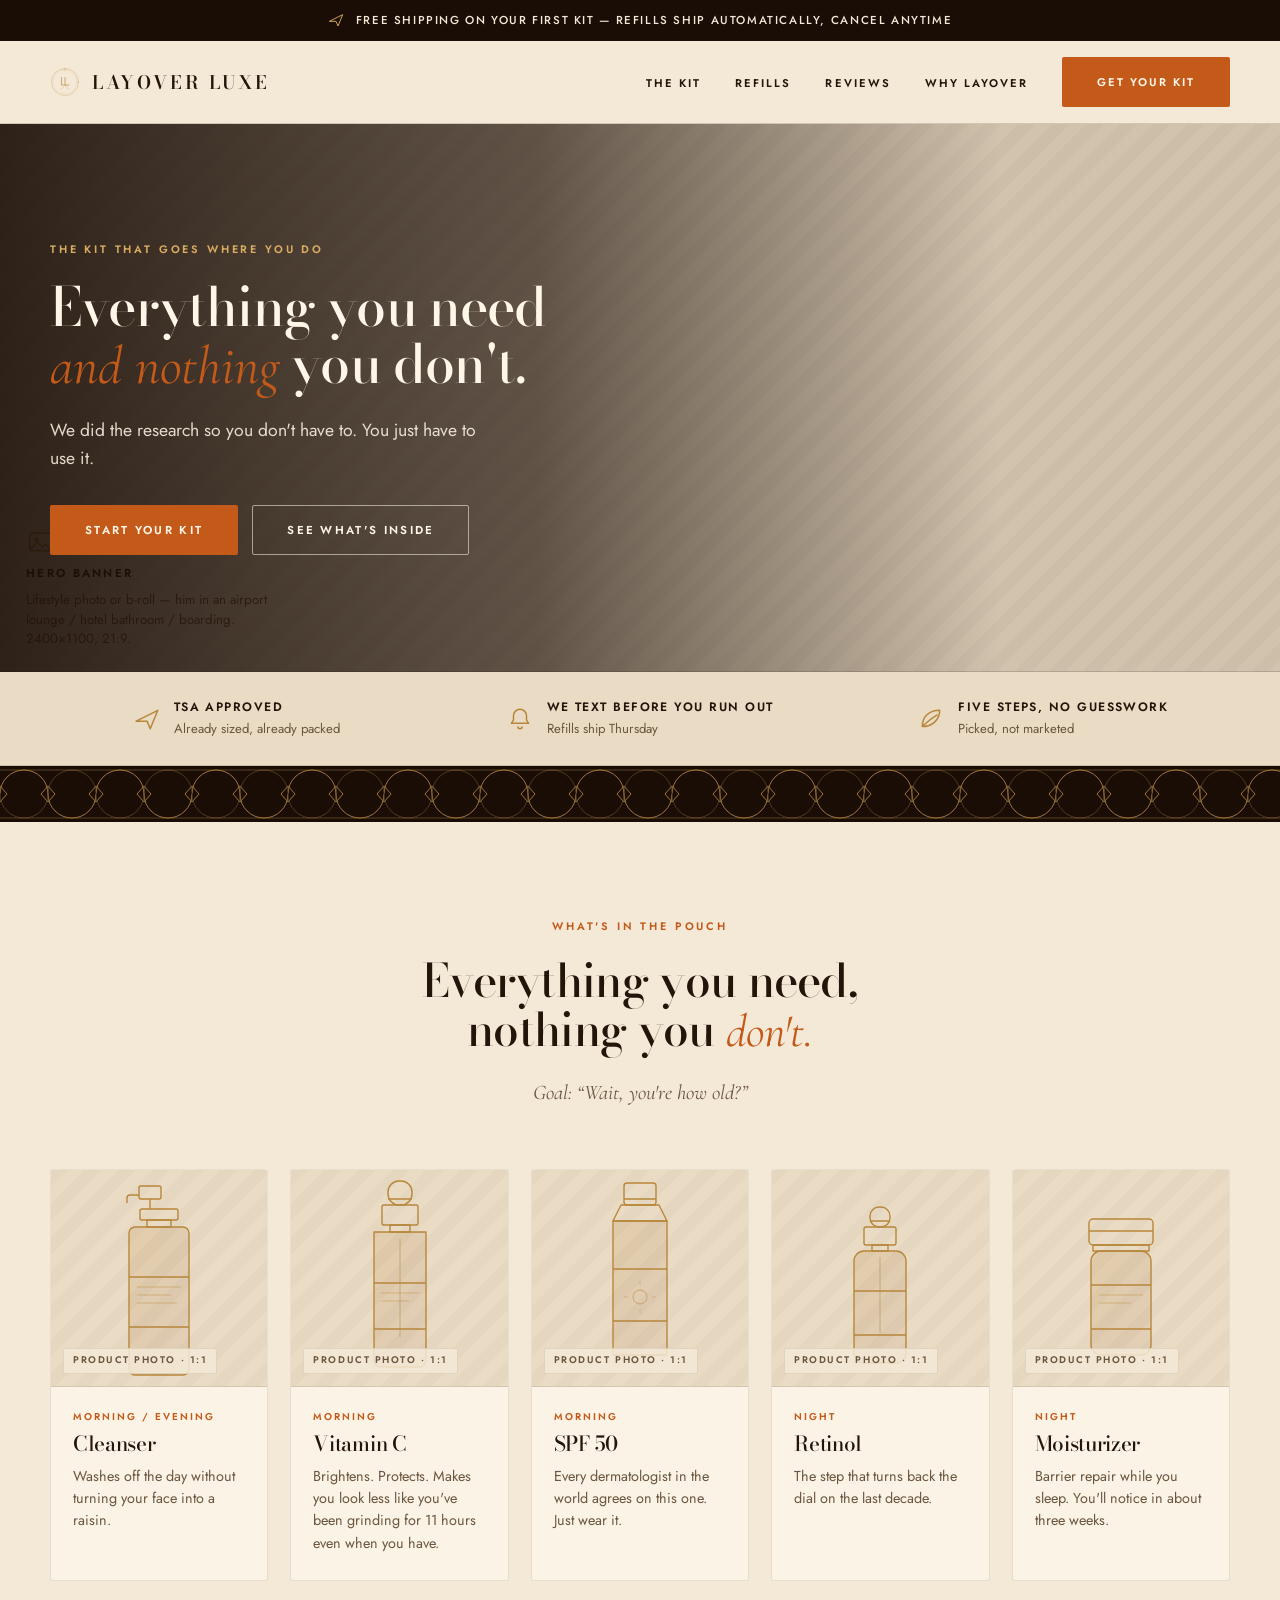
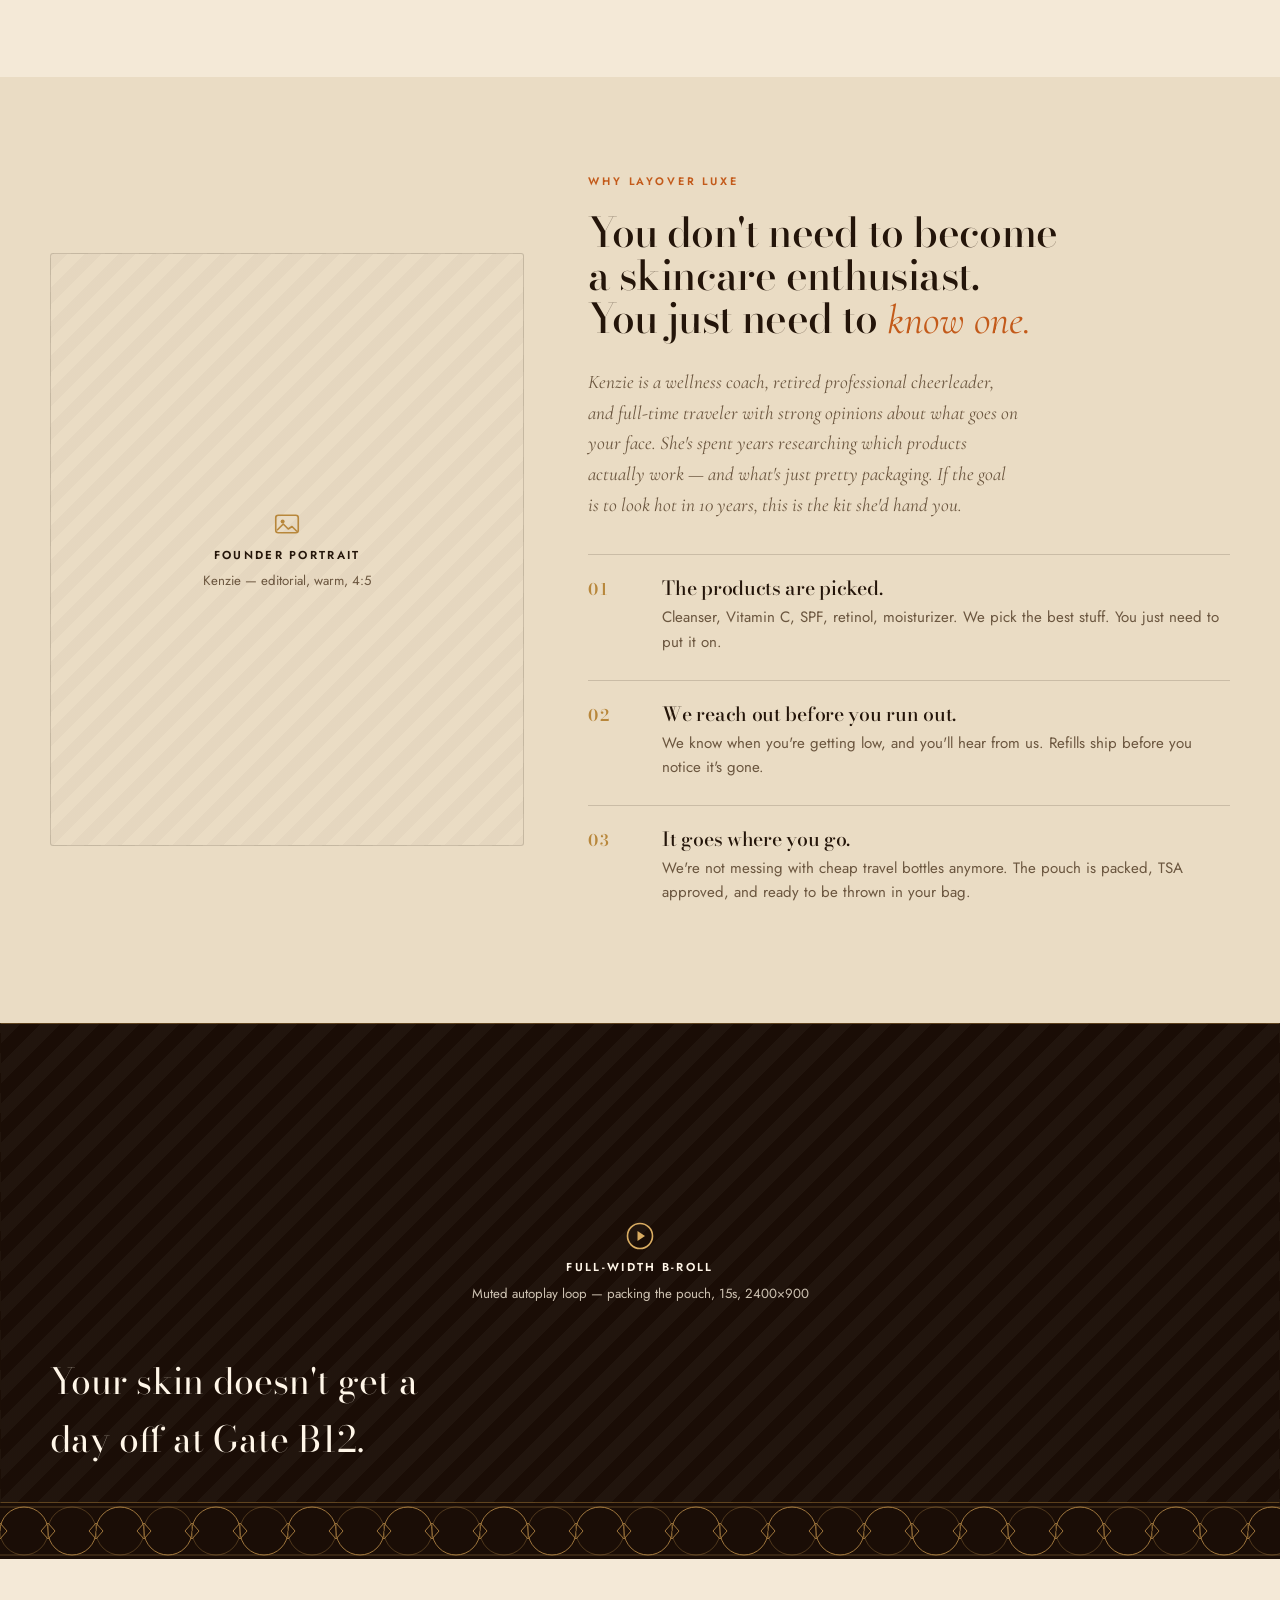
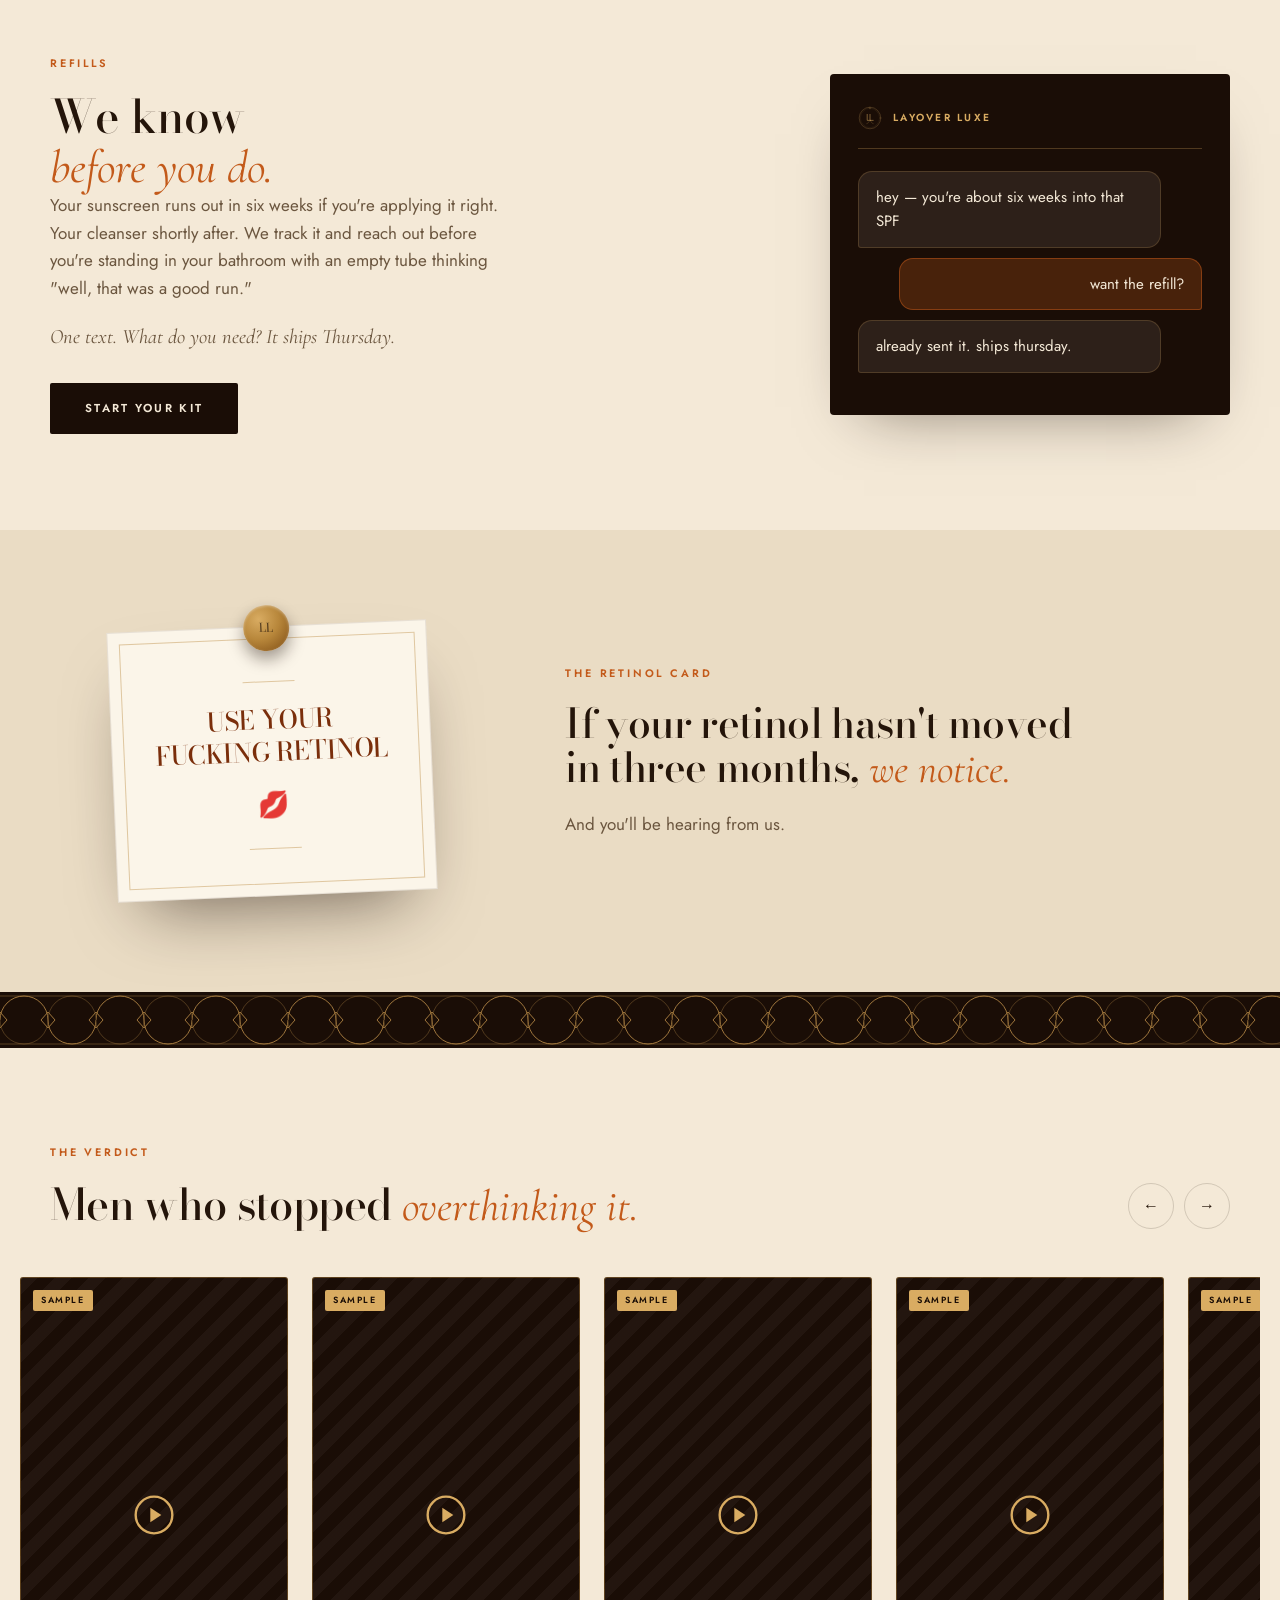
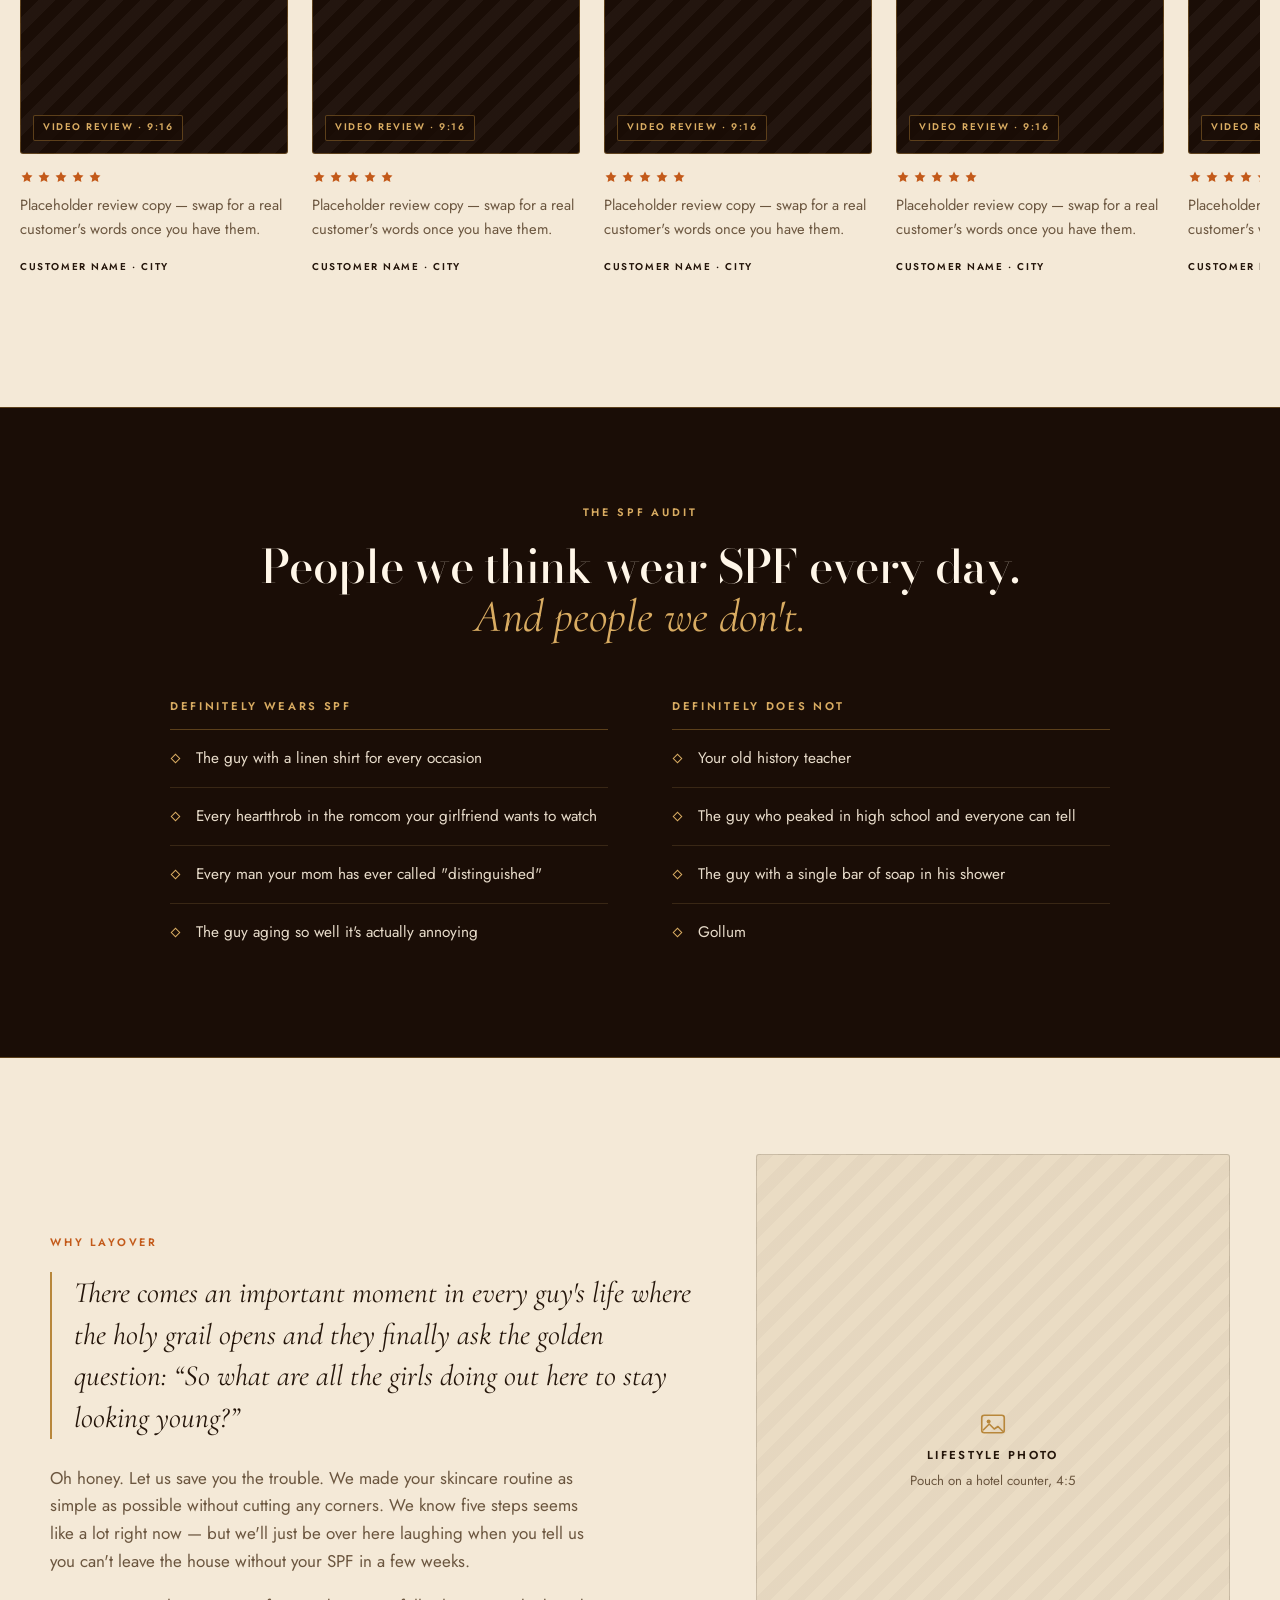
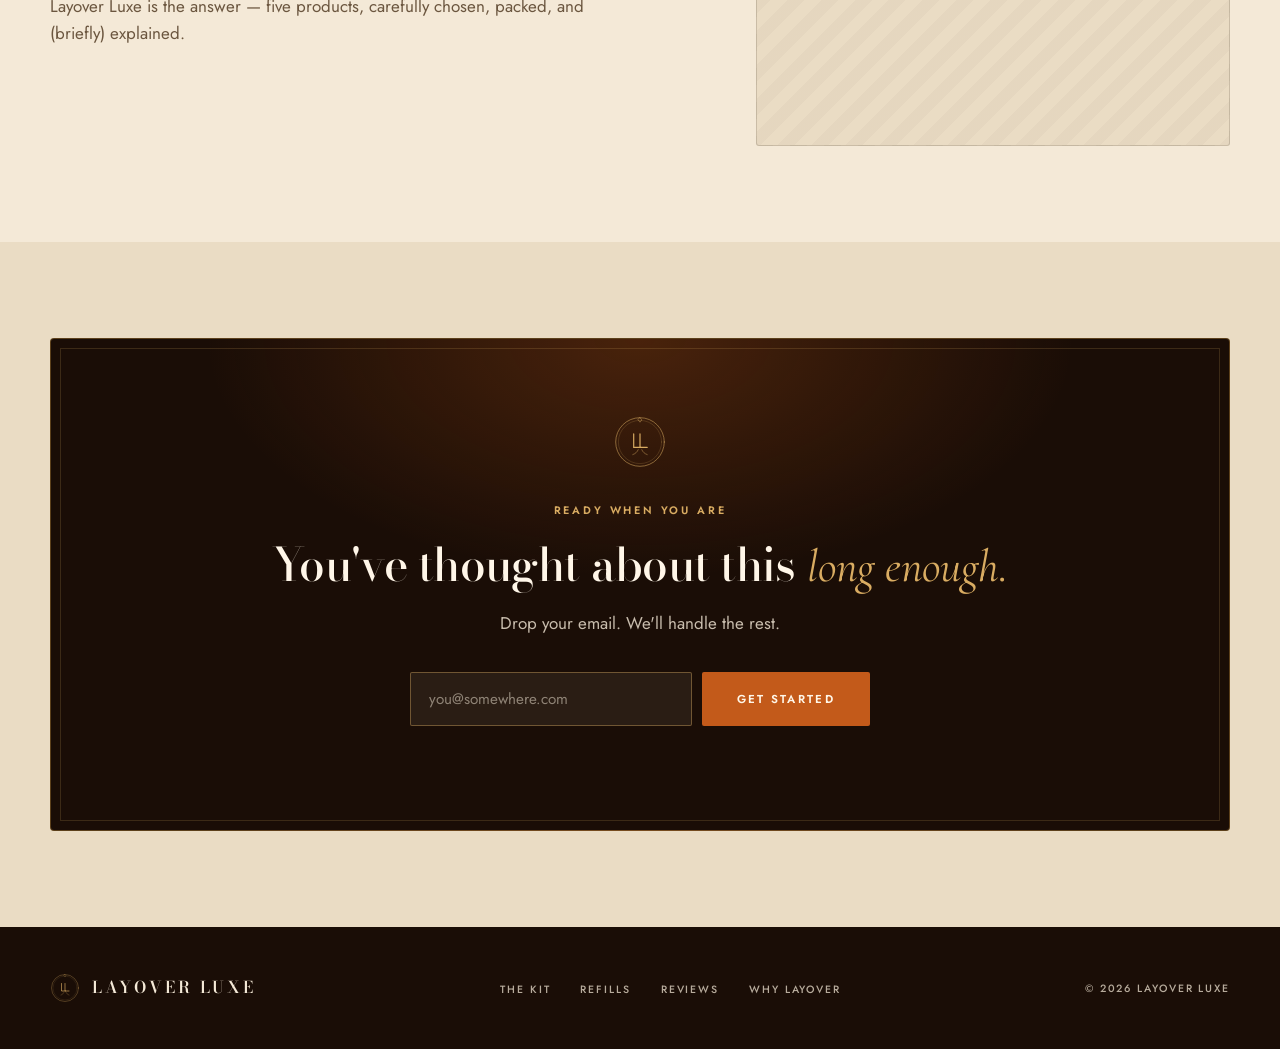
<file: index.html>
<!DOCTYPE html>
<html lang="en">
<head>
  <meta charset="UTF-8">
  <meta name="viewport" content="width=device-width, initial-scale=1.0">
  <title>Layover Luxe — The Kit That Goes Where You Do</title>
  <meta name="description" content="Five travel-size skincare essentials for men over 30, picked by someone who already did the research. Layover Luxe reminds you before you run out, and packs before you do.">
  <link rel="preconnect" href="https://fonts.googleapis.com">
  <link rel="preconnect" href="https://fonts.gstatic.com" crossorigin>
  <link href="https://fonts.googleapis.com/css2?family=Bodoni+Moda:ital,opsz,wght@0,6..96,400;0,6..96,500;0,6..96,600;1,6..96,400&family=Cormorant+Garamond:ital,wght@1,300;1,400&family=Jost:wght@300;400;500;600&display=swap" rel="stylesheet">
  <link rel="stylesheet" href="styles.css">
</head>
<body>

  <!-- ================= sprite ================= -->
  <svg class="sprite" aria-hidden="true" focusable="false">
    <defs>
      <!-- repeating deco band: scalloped arcs + lozenges -->
      <pattern id="deco" width="96" height="56" patternUnits="userSpaceOnUse">
        <rect width="96" height="56" fill="#1A0D06"/>
        <g fill="none" stroke="#C9974C" stroke-width="1" opacity="0.75">
          <path d="M0 28 a24 24 0 0 1 48 0 a24 24 0 0 0 48 0"/>
          <path d="M0 28 a24 24 0 0 0 48 0 a24 24 0 0 1 48 0" opacity="0.4"/>
          <path d="M48 20 l7 8 l-7 8 l-7 -8 z"/>
          <path d="M0 20 l7 8 l-7 8 l-7 -8 z"/>
          <path d="M96 20 l7 8 l-7 8 l-7 -8 z"/>
        </g>
        <g stroke="#C9974C" stroke-width="0.8" opacity="0.45">
          <path d="M0 4 h96 M0 52 h96"/>
        </g>
      </pattern>

      <linearGradient id="glass" x1="0" y1="0" x2="1" y2="1">
        <stop offset="0%" stop-color="#C9974C" stop-opacity="0.2"/>
        <stop offset="100%" stop-color="#7A2E0B" stop-opacity="0.06"/>
      </linearGradient>
    </defs>

    <symbol id="v-cleanser" viewBox="0 0 120 210">
      <g fill="none" stroke="currentColor" stroke-width="1.4" stroke-linejoin="round">
        <path d="M40 22 h-9 a3 3 0 0 0 -3 3 v5"/>
        <rect x="40" y="13" width="22" height="13" rx="2"/>
        <path d="M51 26 v10"/><rect x="41" y="36" width="38" height="11" rx="2"/>
        <rect x="48" y="47" width="24" height="7"/>
        <rect x="30" y="54" width="60" height="148" rx="6" fill="url(#glass)"/>
        <path d="M30 104 h60 M30 154 h60"/>
        <path d="M38 114 h44 M38 122 h34 M38 130 h40" stroke-width="0.8" opacity="0.55"/>
      </g>
    </symbol>
    <symbol id="v-vitc" viewBox="0 0 120 210">
      <g fill="none" stroke="currentColor" stroke-width="1.4" stroke-linejoin="round">
        <rect x="48" y="8" width="24" height="24" rx="11"/><path d="M48 26 h24"/>
        <rect x="42" y="32" width="36" height="20" rx="2"/><rect x="50" y="52" width="20" height="7"/>
        <path d="M34 59 h52 v128 a7 7 0 0 1 -7 7 h-38 a7 7 0 0 1 -7 -7 z" fill="url(#glass)"/>
        <path d="M34 110 h52 M34 156 h52"/>
        <path d="M60 66 v98" stroke-width="0.9" opacity="0.6"/>
        <path d="M41 120 h38 M41 128 h28" stroke-width="0.8" opacity="0.55"/>
      </g>
    </symbol>
    <symbol id="v-spf" viewBox="0 0 120 210">
      <g fill="none" stroke="currentColor" stroke-width="1.4" stroke-linejoin="round">
        <rect x="44" y="10" width="32" height="22" rx="3"/><path d="M44 26 h32"/>
        <path d="M41 32 h38 l8 16 h-54 z"/>
        <path d="M33 48 h54 v134 h-54 z" fill="url(#glass)"/>
        <path d="M33 96 h54 M33 148 h54 M33 182 h54"/>
        <circle cx="60" cy="124" r="7" stroke-width="0.9" opacity="0.65"/>
        <g stroke-width="0.7" opacity="0.55"><path d="M60 112 v-4 M60 136 v4 M48 124 h-4 M72 124 h4"/></g>
      </g>
    </symbol>
    <symbol id="v-retinol" viewBox="0 0 120 210">
      <g fill="none" stroke="currentColor" stroke-width="1.4" stroke-linejoin="round">
        <rect x="50" y="34" width="20" height="20" rx="9"/><path d="M50 48 h20"/>
        <rect x="44" y="54" width="32" height="18" rx="2"/><rect x="52" y="72" width="16" height="6"/>
        <rect x="34" y="78" width="52" height="112" rx="10" fill="url(#glass)"/>
        <path d="M34 118 h52 M34 162 h52"/>
        <path d="M60 84 v76" stroke-width="0.9" opacity="0.6"/>
      </g>
    </symbol>
    <symbol id="v-moisturizer" viewBox="0 0 120 210">
      <g fill="none" stroke="currentColor" stroke-width="1.4" stroke-linejoin="round">
        <rect x="28" y="46" width="64" height="26" rx="4"/><path d="M28 58 h64"/>
        <rect x="32" y="72" width="56" height="6"/>
        <rect x="30" y="78" width="60" height="104" rx="10" fill="url(#glass)"/>
        <path d="M30 112 h60 M30 156 h60"/>
        <path d="M38 122 h44 M38 130 h32" stroke-width="0.8" opacity="0.55"/>
      </g>
    </symbol>

    <symbol id="crest" viewBox="0 0 120 120">
      <g fill="none" stroke="currentColor" stroke-linecap="round">
        <circle cx="60" cy="60" r="54" stroke-width="1.2"/>
        <circle cx="60" cy="60" r="48" stroke-width="0.7" opacity="0.6"/>
        <path d="M60 6 l4 5 l-4 5 l-4 -5 z" stroke-width="1"/>
        <path d="M46 42 v30 h16" stroke-width="2.6"/>
        <path d="M60 42 v30 h16" stroke-width="2.6"/>
        <path d="M44 88 c6 -2 10 -6 12 -11 M76 88 c-6 -2 -10 -6 -12 -11" stroke-width="1"/>
      </g>
    </symbol>

    <symbol id="ico-plane" viewBox="0 0 24 24">
      <path d="M2 14 L22 4 L15 21 L12 14 Z" fill="none" stroke="currentColor" stroke-width="1.4" stroke-linejoin="round"/>
    </symbol>
    <symbol id="ico-bell" viewBox="0 0 24 24">
      <path d="M12 3 a6 6 0 0 1 6 6 v4 l2 3 H4 l2 -3 V9 a6 6 0 0 1 6 -6 z M10 19 a2 2 0 0 0 4 0" fill="none" stroke="currentColor" stroke-width="1.4" stroke-linejoin="round"/>
    </symbol>
    <symbol id="ico-leaf" viewBox="0 0 24 24">
      <path d="M20 4 C10 4 4 10 4 19 C13 19 20 13 20 4 Z M4 19 C9 14 13 11 18 8" fill="none" stroke="currentColor" stroke-width="1.4" stroke-linejoin="round"/>
    </symbol>
    <symbol id="ico-play" viewBox="0 0 24 24">
      <circle cx="12" cy="12" r="10" fill="none" stroke="currentColor" stroke-width="1.3"/>
      <path d="M10 8 l6 4 l-6 4 z" fill="currentColor"/>
    </symbol>
    <symbol id="ico-image" viewBox="0 0 24 24">
      <rect x="3" y="5" width="18" height="14" rx="2" fill="none" stroke="currentColor" stroke-width="1.3"/>
      <circle cx="8.5" cy="10" r="1.6" fill="currentColor"/>
      <path d="M4 17 l5 -5 l4 4 l3 -2 l4 4" fill="none" stroke="currentColor" stroke-width="1.3" stroke-linejoin="round"/>
    </symbol>
    <symbol id="ico-star" viewBox="0 0 24 24">
      <path d="M12 2.6 l2.9 6 6.5 .9 -4.7 4.5 1.1 6.5 -5.8 -3.1 -5.8 3.1 1.1 -6.5 -4.7 -4.5 6.5 -.9 z" fill="currentColor"/>
    </symbol>
  </svg>

  <!-- ================= announcement ================= -->
  <div class="announce">
    <div class="wrap">
      <svg class="announce-ico" aria-hidden="true"><use href="#ico-plane"/></svg>
      <span>Free shipping on your first kit — refills ship automatically, cancel anytime</span>
    </div>
  </div>

  <nav class="nav">
    <div class="wrap">
      <a href="#" class="logo">
        <svg class="logo-crest" viewBox="0 0 120 120" aria-hidden="true"><use href="#crest"/></svg>
        <span>Layover Luxe</span>
      </a>
      <button class="nav-toggle" id="navToggle" aria-label="Toggle menu" aria-expanded="false">
        <span></span><span></span><span></span>
      </button>
      <ul class="nav-links" id="navLinks">
        <li><a href="#kit">The Kit</a></li>
        <li><a href="#refill">Refills</a></li>
        <li><a href="#reviews">Reviews</a></li>
        <li><a href="#travel">Why Layover</a></li>
        <li><a href="#join" class="btn btn-primary">Get Your Kit</a></li>
      </ul>
    </div>
  </nav>

  <!-- ================= hero ================= -->
  <header class="hero">
    <div class="hero-media" data-slot="hero">
      <div class="slot-note">
        <svg aria-hidden="true"><use href="#ico-image"/></svg>
        <strong>Hero banner</strong>
        <span>Lifestyle photo or b-roll — him in an airport lounge / hotel bathroom / boarding. 2400&times;1100, 21:9.</span>
      </div>
    </div>
    <div class="hero-overlay">
      <div class="wrap">
        <span class="eyebrow light">The kit that goes where you do</span>
        <h1>Everything you need<br><em>and nothing</em> you don't.</h1>
        <p class="hero-sub">We did the research so you don't have to. You just have to use it.</p>
        <div class="hero-ctas">
          <a href="#join" class="btn btn-primary">Start Your Kit</a>
          <a href="#kit" class="btn btn-outline">See What's Inside</a>
        </div>
      </div>
    </div>
  </header>

  <!-- ================= trust strip ================= -->
  <section class="trust">
    <div class="wrap">
      <div class="trust-item">
        <svg aria-hidden="true"><use href="#ico-plane"/></svg>
        <div><strong>TSA approved</strong><span>Already sized, already packed</span></div>
      </div>
      <div class="trust-item">
        <svg aria-hidden="true"><use href="#ico-bell"/></svg>
        <div><strong>We text before you run out</strong><span>Refills ship Thursday</span></div>
      </div>
      <div class="trust-item">
        <svg aria-hidden="true"><use href="#ico-leaf"/></svg>
        <div><strong>Five steps, no guesswork</strong><span>Picked, not marketed</span></div>
      </div>
    </div>
  </section>

  <div class="band" aria-hidden="true"><svg preserveAspectRatio="none"><rect width="100%" height="100%" fill="url(#deco)"/></svg></div>

  <!-- ================= the kit ================= -->
  <section class="section" id="kit">
    <div class="wrap">
      <div class="section-head center">
        <span class="eyebrow">What's in the pouch</span>
        <h2>Everything you need,<br>nothing you <em>don't.</em></h2>
        <p class="goal-line">Goal: &ldquo;Wait, you're how old?&rdquo;</p>
      </div>

      <div class="products">
        <article class="product">
          <div class="product-media" data-slot="product">
            <svg class="vessel" viewBox="0 0 120 210" aria-hidden="true"><use href="#v-cleanser" width="120" height="210"/></svg>
            <span class="slot-chip">Product photo · 1:1</span>
          </div>
          <span class="product-when">Morning / Evening</span>
          <h3>Cleanser</h3>
          <p>Washes off the day without turning your face into a raisin.</p>
        </article>
        <article class="product">
          <div class="product-media" data-slot="product">
            <svg class="vessel" viewBox="0 0 120 210" aria-hidden="true"><use href="#v-vitc" width="120" height="210"/></svg>
            <span class="slot-chip">Product photo · 1:1</span>
          </div>
          <span class="product-when">Morning</span>
          <h3>Vitamin C</h3>
          <p>Brightens. Protects. Makes you look less like you've been grinding for 11 hours even when you have.</p>
        </article>
        <article class="product">
          <div class="product-media" data-slot="product">
            <svg class="vessel" viewBox="0 0 120 210" aria-hidden="true"><use href="#v-spf" width="120" height="210"/></svg>
            <span class="slot-chip">Product photo · 1:1</span>
          </div>
          <span class="product-when">Morning</span>
          <h3>SPF 50</h3>
          <p>Every dermatologist in the world agrees on this one. Just wear it.</p>
        </article>
        <article class="product">
          <div class="product-media" data-slot="product">
            <svg class="vessel" viewBox="0 0 120 210" aria-hidden="true"><use href="#v-retinol" width="120" height="210"/></svg>
            <span class="slot-chip">Product photo · 1:1</span>
          </div>
          <span class="product-when">Night</span>
          <h3>Retinol</h3>
          <p>The step that turns back the dial on the last decade.</p>
        </article>
        <article class="product">
          <div class="product-media" data-slot="product">
            <svg class="vessel" viewBox="0 0 120 210" aria-hidden="true"><use href="#v-moisturizer" width="120" height="210"/></svg>
            <span class="slot-chip">Product photo · 1:1</span>
          </div>
          <span class="product-when">Night</span>
          <h3>Moisturizer</h3>
          <p>Barrier repair while you sleep. You'll notice in about three weeks.</p>
        </article>
      </div>
    </div>
  </section>

  <!-- ================= founder / why ================= -->
  <section class="section founder-section">
    <div class="wrap founder">
      <div class="founder-media" data-slot="founder">
        <div class="slot-note">
          <svg aria-hidden="true"><use href="#ico-image"/></svg>
          <strong>Founder portrait</strong>
          <span>Kenzie — editorial, warm, 4:5</span>
        </div>
      </div>
      <div class="founder-copy">
        <span class="eyebrow">Why Layover Luxe</span>
        <h2>You don't need to become a skincare enthusiast. You just need to <em>know one.</em></h2>
        <p class="founder-bio">Kenzie is a wellness coach, retired professional cheerleader, and full-time traveler with strong opinions about what goes on your face. She's spent years researching which products actually work — and what's just pretty packaging. If the goal is to look hot in 10 years, this is the kit she'd hand you.</p>
        <ol class="tenets">
          <li><span class="numeral">01</span><div><h3>The products are picked.</h3><p>Cleanser, Vitamin C, SPF, retinol, moisturizer. We pick the best stuff. You just need to put it on.</p></div></li>
          <li><span class="numeral">02</span><div><h3>We reach out before you run out.</h3><p>We know when you're getting low, and you'll hear from us. Refills ship before you notice it's gone.</p></div></li>
          <li><span class="numeral">03</span><div><h3>It goes where you go.</h3><p>We're not messing with cheap travel bottles anymore. The pouch is packed, TSA approved, and ready to be thrown in your bag.</p></div></li>
        </ol>
      </div>
    </div>
  </section>

  <!-- ================= b-roll break ================= -->
  <section class="broll" data-slot="broll">
    <div class="slot-note light">
      <svg aria-hidden="true"><use href="#ico-play"/></svg>
      <strong>Full-width b-roll</strong>
      <span>Muted autoplay loop — packing the pouch, 15s, 2400&times;900</span>
    </div>
    <div class="broll-caption">
      <div class="wrap">
        <p>Your skin doesn't get a day off at Gate B12.</p>
      </div>
    </div>
  </section>

  <div class="band" aria-hidden="true"><svg preserveAspectRatio="none"><rect width="100%" height="100%" fill="url(#deco)"/></svg></div>

  <!-- ================= refills ================= -->
  <section class="section" id="refill">
    <div class="wrap refill">
      <div class="refill-copy">
        <span class="eyebrow">Refills</span>
        <h2>We know<br><em>before you do.</em></h2>
        <p>Your sunscreen runs out in six weeks if you're applying it right. Your cleanser shortly after. We track it and reach out before you're standing in your bathroom with an empty tube thinking "well, that was a good run."</p>
        <p class="refill-emphasis">One text. What do you need? It ships Thursday.</p>
        <a href="#join" class="btn btn-dark">Start Your Kit</a>
      </div>
      <div class="text-mock">
        <div class="mock-head">
          <svg class="mock-crest" viewBox="0 0 120 120" aria-hidden="true"><use href="#crest"/></svg>
          <span>Layover Luxe</span>
        </div>
        <div class="bubble">hey — you're about six weeks into that SPF</div>
        <div class="bubble alt">want the refill?</div>
        <div class="bubble">already sent it. ships thursday.</div>
      </div>
    </div>
  </section>

  <!-- ================= retinol card ================= -->
  <section class="section cheeky-section">
    <div class="wrap cheeky">
      <div class="mirror-card">
        <span class="wax"></span>
        <span class="card-rule"></span>
        <h3>Use your fucking retinol</h3>
        <span class="kiss">💋</span>
        <span class="card-rule"></span>
      </div>
      <div class="cheeky-copy">
        <span class="eyebrow">The Retinol Card</span>
        <h2>If your retinol hasn't moved in three months, <em>we notice.</em></h2>
        <p>And you'll be hearing from us.</p>
      </div>
    </div>
  </section>

  <div class="band" aria-hidden="true"><svg preserveAspectRatio="none"><rect width="100%" height="100%" fill="url(#deco)"/></svg></div>

  <!-- ================= video reviews ================= -->
  <section class="section reviews" id="reviews">
    <div class="wrap reviews-head">
      <div>
        <span class="eyebrow">The verdict</span>
        <h2>Men who stopped <em>overthinking it.</em></h2>
      </div>
      <div class="rail-nav">
        <button class="rail-btn" id="railPrev" aria-label="Previous reviews">&larr;</button>
        <button class="rail-btn" id="railNext" aria-label="Next reviews">&rarr;</button>
      </div>
    </div>

    <div class="rail" id="rail" tabindex="0" aria-label="Video reviews, scroll horizontally">
      <article class="review">
        <div class="review-media" data-slot="review"><span class="sample">Sample</span><svg aria-hidden="true"><use href="#ico-play"/></svg><span class="slot-chip">Video review · 9:16</span></div>
        <div class="stars" aria-label="5 out of 5"><svg><use href="#ico-star"/></svg><svg><use href="#ico-star"/></svg><svg><use href="#ico-star"/></svg><svg><use href="#ico-star"/></svg><svg><use href="#ico-star"/></svg></div>
        <p>Placeholder review copy — swap for a real customer's words once you have them.</p>
        <span class="review-who">Customer name · City</span>
      </article>
      <article class="review">
        <div class="review-media" data-slot="review"><span class="sample">Sample</span><svg aria-hidden="true"><use href="#ico-play"/></svg><span class="slot-chip">Video review · 9:16</span></div>
        <div class="stars" aria-label="5 out of 5"><svg><use href="#ico-star"/></svg><svg><use href="#ico-star"/></svg><svg><use href="#ico-star"/></svg><svg><use href="#ico-star"/></svg><svg><use href="#ico-star"/></svg></div>
        <p>Placeholder review copy — swap for a real customer's words once you have them.</p>
        <span class="review-who">Customer name · City</span>
      </article>
      <article class="review">
        <div class="review-media" data-slot="review"><span class="sample">Sample</span><svg aria-hidden="true"><use href="#ico-play"/></svg><span class="slot-chip">Video review · 9:16</span></div>
        <div class="stars" aria-label="5 out of 5"><svg><use href="#ico-star"/></svg><svg><use href="#ico-star"/></svg><svg><use href="#ico-star"/></svg><svg><use href="#ico-star"/></svg><svg><use href="#ico-star"/></svg></div>
        <p>Placeholder review copy — swap for a real customer's words once you have them.</p>
        <span class="review-who">Customer name · City</span>
      </article>
      <article class="review">
        <div class="review-media" data-slot="review"><span class="sample">Sample</span><svg aria-hidden="true"><use href="#ico-play"/></svg><span class="slot-chip">Video review · 9:16</span></div>
        <div class="stars" aria-label="5 out of 5"><svg><use href="#ico-star"/></svg><svg><use href="#ico-star"/></svg><svg><use href="#ico-star"/></svg><svg><use href="#ico-star"/></svg><svg><use href="#ico-star"/></svg></div>
        <p>Placeholder review copy — swap for a real customer's words once you have them.</p>
        <span class="review-who">Customer name · City</span>
      </article>
      <article class="review">
        <div class="review-media" data-slot="review"><span class="sample">Sample</span><svg aria-hidden="true"><use href="#ico-play"/></svg><span class="slot-chip">Video review · 9:16</span></div>
        <div class="stars" aria-label="5 out of 5"><svg><use href="#ico-star"/></svg><svg><use href="#ico-star"/></svg><svg><use href="#ico-star"/></svg><svg><use href="#ico-star"/></svg><svg><use href="#ico-star"/></svg></div>
        <p>Placeholder review copy — swap for a real customer's words once you have them.</p>
        <span class="review-who">Customer name · City</span>
      </article>
      <article class="review">
        <div class="review-media" data-slot="review"><span class="sample">Sample</span><svg aria-hidden="true"><use href="#ico-play"/></svg><span class="slot-chip">Video review · 9:16</span></div>
        <div class="stars" aria-label="5 out of 5"><svg><use href="#ico-star"/></svg><svg><use href="#ico-star"/></svg><svg><use href="#ico-star"/></svg><svg><use href="#ico-star"/></svg><svg><use href="#ico-star"/></svg></div>
        <p>Placeholder review copy — swap for a real customer's words once you have them.</p>
        <span class="review-who">Customer name · City</span>
      </article>
    </div>
  </section>

  <!-- ================= SPF audit ================= -->
  <section class="section audit-section">
    <div class="wrap">
      <div class="section-head center">
        <span class="eyebrow light">The SPF Audit</span>
        <h2>People we think wear SPF every day.<br><em>And people we don't.</em></h2>
      </div>
      <div class="ledger">
        <div class="ledger-col">
          <h3>Definitely wears SPF</h3>
          <ul>
            <li>The guy with a linen shirt for every occasion</li>
            <li>Every heartthrob in the romcom your girlfriend wants to watch</li>
            <li>Every man your mom has ever called "distinguished"</li>
            <li>The guy aging so well it's actually annoying</li>
          </ul>
        </div>
        <div class="ledger-col">
          <h3>Definitely does not</h3>
          <ul>
            <li>Your old history teacher</li>
            <li>The guy who peaked in high school and everyone can tell</li>
            <li>The guy with a single bar of soap in his shower</li>
            <li>Gollum</li>
          </ul>
        </div>
      </div>
    </div>
  </section>

  <!-- ================= why layover ================= -->
  <section class="section" id="travel">
    <div class="wrap why">
      <div class="why-copy">
        <span class="eyebrow">Why Layover</span>
        <blockquote>There comes an important moment in every guy's life where the holy grail opens and they finally ask the golden question: &ldquo;So what are all the girls doing out here to stay looking young?&rdquo;</blockquote>
        <p>Oh honey. Let us save you the trouble. We made your skincare routine as simple as possible without cutting any corners. We know five steps seems like a lot right now — but we'll just be over here laughing when you tell us you can't leave the house without your SPF in a few weeks.</p>
        <p>Layover Luxe is the answer — five products, carefully chosen, packed, and (briefly) explained.</p>
      </div>
      <div class="why-media" data-slot="lifestyle">
        <div class="slot-note">
          <svg aria-hidden="true"><use href="#ico-image"/></svg>
          <strong>Lifestyle photo</strong>
          <span>Pouch on a hotel counter, 4:5</span>
        </div>
      </div>
    </div>
  </section>

  <!-- ================= CTA ================= -->
  <section class="cta-section" id="join">
    <div class="wrap">
      <div class="cta">
        <svg class="cta-crest" viewBox="0 0 120 120" aria-hidden="true"><use href="#crest"/></svg>
        <span class="eyebrow light">Ready when you are</span>
        <h2>You've thought about this <em>long enough.</em></h2>
        <p>Drop your email. We'll handle the rest.</p>
        <form class="subscribe-form" id="subscribeForm">
          <input type="email" placeholder="you@somewhere.com" required aria-label="Email address">
          <button type="submit" class="btn btn-primary">Get Started</button>
        </form>
        <div class="form-note" id="formNote"></div>
      </div>
    </div>
  </section>

  <footer>
    <div class="wrap">
      <div class="foot-brand">
        <svg class="foot-crest" viewBox="0 0 120 120" aria-hidden="true"><use href="#crest"/></svg>
        <span class="foot-logo">Layover Luxe</span>
      </div>
      <ul class="foot-links">
        <li><a href="#kit">The Kit</a></li>
        <li><a href="#refill">Refills</a></li>
        <li><a href="#reviews">Reviews</a></li>
        <li><a href="#travel">Why Layover</a></li>
      </ul>
      <span class="foot-copy">&copy; 2026 Layover Luxe</span>
    </div>
  </footer>

  <script>
    const navToggle = document.getElementById('navToggle');
    const navLinks = document.getElementById('navLinks');
    navToggle.addEventListener('click', () => {
      navToggle.setAttribute('aria-expanded', navLinks.classList.toggle('open'));
    });
    navLinks.querySelectorAll('a').forEach(a =>
      a.addEventListener('click', () => navLinks.classList.remove('open')));

    const form = document.getElementById('subscribeForm');
    const note = document.getElementById('formNote');
    form.addEventListener('submit', e => {
      e.preventDefault();
      note.textContent = 'On it — check your inbox.';
      form.reset();
    });

    // horizontal review rail
    const rail = document.getElementById('rail');
    const step = () => {
      const card = rail.querySelector('.review');
      return card ? card.getBoundingClientRect().width + 24 : 320;
    };
    document.getElementById('railPrev')
      .addEventListener('click', () => rail.scrollBy({ left: -step(), behavior: 'smooth' }));
    document.getElementById('railNext')
      .addEventListener('click', () => rail.scrollBy({ left: step(), behavior: 'smooth' }));
  </script>

</body>
</html>
</file>
<file: styles.css>
/* ===========================================================
   Layover Luxe — cream ground, espresso chapters, gold metal
   Palette unchanged; roles inverted from the previous build.
   =========================================================== */

:root {
  /* ground (now dominant) */
  --cream: #F4E9D7;
  --cream-2: #EADCC4;
  --cream-3: #E0D0B4;

  /* ink (now accent / chapter breaks) */
  --espresso: #1A0D06;
  --espresso-2: #2A1809;
  --ink: #24150A;
  --ink-soft: #6B563F;

  /* metal + action */
  --gold: #B8873B;
  --gold-lt: #D9AC62;
  --sienna: #C35A1A;
  --sienna-deep: #9C4413;
  --amber-deep: #7A2E0B;

  --line: rgba(36, 21, 10, 0.16);
  --line-soft: rgba(36, 21, 10, 0.09);
  --gold-hair: rgba(184, 135, 59, 0.42);

  --display: "Bodoni Moda", Didot, Georgia, serif;
  --voice: "Cormorant Garamond", Georgia, serif;
  --sign: "Jost", Futura, -apple-system, sans-serif;

  --ease: cubic-bezier(0.22, 0.61, 0.36, 1);
  --shadow: 0 26px 60px -34px rgba(26, 13, 6, 0.55);
}

* { box-sizing: border-box; }
html { scroll-behavior: smooth; }

body {
  margin: 0;
  background: var(--cream);
  color: var(--ink);
  font-family: var(--sign);
  font-size: 17px;
  font-weight: 400;
  line-height: 1.62;
  -webkit-font-smoothing: antialiased;
  overflow-x: hidden;
}

img { max-width: 100%; display: block; }
a { color: inherit; }
:focus-visible { outline: 2px solid var(--sienna); outline-offset: 3px; }

.wrap { max-width: 1240px; margin: 0 auto; padding: 0 30px; }
.sprite { position: absolute; width: 0; height: 0; overflow: hidden; }

/* ---------- type ---------- */
h1, h2, h3 {
  font-family: var(--display);
  font-weight: 500;
  line-height: 1.06;
  margin: 0;
  letter-spacing: -0.015em;
  text-wrap: balance;
}

h1 em, h2 em, h3 em {
  font-family: var(--voice);
  font-style: italic;
  font-weight: 400;
  color: var(--sienna);
  letter-spacing: 0;
}

.eyebrow {
  display: block;
  font-family: var(--sign);
  font-size: 0.68rem;
  font-weight: 600;
  letter-spacing: 0.26em;
  text-transform: uppercase;
  color: var(--sienna);
  margin-bottom: 20px;
}

.eyebrow.light { color: var(--gold-lt); }

p { margin: 0 0 1.05em; }

.section { padding: 96px 0; }

/* px, not ch: ch here resolves against the container's body font,
   which is far narrower than the display heading inside it. */
.section-head { max-width: 760px; margin: 0 0 60px; }
.section-head.center { margin-left: auto; margin-right: auto; text-align: center; }
.section-head h2 { font-size: clamp(2rem, 3.6vw, 3.1rem); }

.goal-line {
  font-family: var(--voice);
  font-style: italic;
  font-size: 1.3rem;
  color: var(--ink-soft);
  margin: 20px 0 0;
}

/* ---------- buttons ---------- */
.btn {
  display: inline-flex;
  align-items: center;
  justify-content: center;
  border: 1px solid transparent;
  border-radius: 2px;
  padding: 15px 34px;
  font-family: var(--sign);
  font-weight: 600;
  font-size: 0.72rem;
  text-transform: uppercase;
  letter-spacing: 0.2em;
  cursor: pointer;
  text-decoration: none;
  transition: background 0.3s var(--ease), color 0.3s var(--ease), border-color 0.3s var(--ease);
}

.btn-primary { background: var(--sienna); color: #FFF6E8; }
.btn-primary:hover { background: var(--sienna-deep); }

.btn-dark { background: var(--espresso); color: var(--cream); }
.btn-dark:hover { background: var(--espresso-2); }

.btn-outline { background: transparent; color: #FFF6E8; border-color: rgba(255, 246, 232, 0.55); }
.btn-outline:hover { background: rgba(255, 246, 232, 0.14); border-color: #FFF6E8; }

/* ---------- media slots ---------- */
[data-slot] {
  position: relative;
  background:
    repeating-linear-gradient(135deg, rgba(36,21,10,0.028) 0 12px, transparent 12px 24px),
    var(--cream-2);
  border: 1px solid var(--line);
  display: grid;
  place-items: center;
  overflow: hidden;
}

.slot-note {
  display: grid;
  justify-items: center;
  gap: 7px;
  text-align: center;
  padding: 26px;
  max-width: 40ch;
  color: var(--ink-soft);
}

.slot-note svg { width: 30px; height: 30px; color: var(--gold); }

.slot-note strong {
  font-size: 0.72rem;
  font-weight: 600;
  letter-spacing: 0.2em;
  text-transform: uppercase;
  color: var(--ink);
}

.slot-note span { font-size: 0.83rem; line-height: 1.5; }

.slot-note.light { color: rgba(244, 233, 215, 0.82); }
.slot-note.light strong { color: #FFF6E8; }
.slot-note.light svg { color: var(--gold-lt); }

.slot-chip {
  position: absolute;
  left: 12px;
  bottom: 12px;
  font-size: 0.6rem;
  font-weight: 600;
  letter-spacing: 0.16em;
  text-transform: uppercase;
  color: var(--ink-soft);
  background: rgba(244, 233, 215, 0.86);
  border: 1px solid var(--line-soft);
  padding: 4px 9px;
  border-radius: 2px;
}

/* ---------- announcement + nav ---------- */
.announce {
  background: var(--espresso);
  color: var(--cream);
  font-size: 0.72rem;
  letter-spacing: 0.14em;
  text-transform: uppercase;
  font-weight: 500;
}

.announce .wrap {
  display: flex;
  align-items: center;
  justify-content: center;
  gap: 12px;
  padding-top: 11px;
  padding-bottom: 11px;
  text-align: center;
}

.announce-ico { width: 16px; height: 16px; color: var(--gold-lt); flex-shrink: 0; }

.nav {
  position: sticky;
  top: 0;
  z-index: 60;
  background: rgba(244, 233, 215, 0.94);
  backdrop-filter: blur(12px);
  border-bottom: 1px solid var(--line);
}

.nav .wrap {
  display: flex;
  align-items: center;
  justify-content: space-between;
  padding-top: 16px;
  padding-bottom: 16px;
}

.logo {
  display: inline-flex;
  align-items: center;
  gap: 12px;
  text-decoration: none;
  font-family: var(--display);
  font-size: 1.16rem;
  font-weight: 600;
  letter-spacing: 0.14em;
  text-transform: uppercase;
  color: var(--ink);
}

.logo-crest { width: 30px; height: 30px; color: var(--gold); flex-shrink: 0; }

.nav-links {
  display: flex;
  align-items: center;
  gap: 34px;
  list-style: none;
  margin: 0;
  padding: 0;
}

.nav-links a {
  font-size: 0.7rem;
  font-weight: 600;
  letter-spacing: 0.18em;
  text-transform: uppercase;
  text-decoration: none;
  color: var(--ink);
  transition: color 0.25s var(--ease);
}

.nav-links a:hover { color: var(--sienna); }
.nav-links a.btn-primary, .nav-links a.btn-primary:hover { color: #FFF6E8; }

.nav-toggle { display: none; background: none; border: none; cursor: pointer; padding: 6px; }
.nav-toggle span { display: block; width: 24px; height: 2px; background: var(--ink); margin: 5px 0; }

/* ---------- hero ---------- */
.hero { position: relative; }

.hero-media {
  aspect-ratio: 21 / 9;
  min-height: 480px;
  border: none;
  border-bottom: 1px solid var(--line);
}

.hero-overlay {
  position: absolute;
  inset: 0;
  display: flex;
  align-items: center;
  background: linear-gradient(90deg, rgba(26, 13, 6, 0.9) 0%, rgba(26, 13, 6, 0.66) 42%, rgba(26, 13, 6, 0.12) 78%);
  pointer-events: none;
}

/* flex items shrink-wrap on the main axis; without this the copy
   centres itself instead of sitting on the page gutter */
.hero-overlay .wrap { pointer-events: auto; width: 100%; }

/* keep the placeholder caption clear of the headline */
.hero-media { place-items: end start; }

.hero-media .slot-note {
  justify-items: start;
  text-align: left;
  padding: 22px 26px;
  max-width: 32ch;
}

.hero h1 {
  font-size: clamp(2.3rem, 4.2vw, 4rem);
  color: #FFF6E8;
  max-width: 15ch;
}

.hero-sub {
  font-size: 1.1rem;
  color: rgba(255, 246, 232, 0.86);
  max-width: 40ch;
  margin: 22px 0 32px;
}

.hero-ctas { display: flex; gap: 14px; flex-wrap: wrap; }

/* ---------- trust strip ---------- */
.trust { background: var(--cream-2); border-bottom: 1px solid var(--line); }

.trust .wrap {
  display: grid;
  grid-template-columns: repeat(3, 1fr);
  gap: 30px;
  padding-top: 26px;
  padding-bottom: 26px;
}

.trust-item { display: flex; align-items: center; gap: 14px; justify-content: center; }
.trust-item svg { width: 26px; height: 26px; color: var(--gold); flex-shrink: 0; }
.trust-item div { display: grid; }

.trust-item strong {
  font-size: 0.76rem;
  font-weight: 600;
  letter-spacing: 0.12em;
  text-transform: uppercase;
}

.trust-item span { font-size: 0.82rem; color: var(--ink-soft); }

/* ---------- repeating deco band ---------- */
.band { height: 56px; overflow: hidden; line-height: 0; }
.band svg { width: 100%; height: 56px; display: block; }

/* ---------- products ---------- */
.products {
  display: grid;
  grid-template-columns: repeat(5, 1fr);
  gap: 22px;
}

.product {
  background: #FBF3E5;
  border: 1px solid var(--line-soft);
  border-radius: 3px;
  padding: 0 0 26px;
  overflow: hidden;
  transition: transform 0.4s var(--ease), box-shadow 0.4s var(--ease);
}

.product:hover { transform: translateY(-6px); box-shadow: var(--shadow); }

.product-media {
  aspect-ratio: 1 / 1;
  border: none;
  border-bottom: 1px solid var(--line-soft);
}

.product-media .vessel { width: 62%; max-width: 120px; height: auto; color: var(--gold); }

.product-when {
  display: block;
  margin: 22px 22px 8px;
  font-size: 0.62rem;
  font-weight: 600;
  letter-spacing: 0.2em;
  text-transform: uppercase;
  color: var(--sienna);
}

.product h3 { margin: 0 22px 10px; font-size: 1.3rem; }
.product p { margin: 0 22px; font-size: 0.9rem; color: var(--ink-soft); line-height: 1.55; }

/* ---------- founder ---------- */
.founder-section { background: var(--cream-2); }

.founder {
  display: grid;
  grid-template-columns: 0.85fr 1.15fr;
  gap: 64px;
  align-items: center;
}

.founder-media { aspect-ratio: 4 / 5; border-radius: 3px; }
.founder-copy h2 { font-size: clamp(1.9rem, 3.2vw, 2.8rem); }

.founder-bio {
  font-family: var(--voice);
  font-style: italic;
  font-size: 1.2rem;
  line-height: 1.6;
  color: var(--ink-soft);
  margin: 24px 0 34px;
  max-width: 54ch;
}

.tenets { list-style: none; margin: 0; padding: 0; display: grid; gap: 4px; }

.tenets li {
  display: grid;
  grid-template-columns: 54px 1fr;
  gap: 20px;
  padding: 22px 0;
  border-top: 1px solid var(--line);
  align-items: baseline;
}

.numeral {
  font-family: var(--display);
  font-size: 1rem;
  font-weight: 600;
  color: var(--gold);
  letter-spacing: 0.08em;
}

.tenets h3 { font-size: 1.22rem; margin-bottom: 6px; }
.tenets p { margin: 0; font-size: 0.94rem; color: var(--ink-soft); }

/* ---------- b-roll ---------- */
.broll {
  position: relative;
  aspect-ratio: 8 / 3;
  min-height: 340px;
  background:
    repeating-linear-gradient(135deg, rgba(255,246,232,0.03) 0 14px, transparent 14px 28px),
    var(--espresso);
  border-top: 1px solid var(--gold-hair);
  border-bottom: 1px solid var(--gold-hair);
  display: grid;
  place-items: center;
}

.broll-caption { position: absolute; left: 0; right: 0; bottom: 34px; }

.broll-caption p {
  font-family: var(--display);
  font-size: clamp(1.4rem, 2.8vw, 2.3rem);
  color: #FFF6E8;
  margin: 0;
  max-width: 18ch;
}

/* ---------- refills ---------- */
.refill { display: grid; grid-template-columns: 1fr 1fr; gap: 72px; align-items: center; }
.refill h2 { font-size: clamp(2rem, 3.6vw, 3.1rem); }
.refill p { color: var(--ink-soft); max-width: 46ch; }

.refill-emphasis {
  font-family: var(--voice);
  font-style: italic;
  font-size: 1.28rem;
  color: var(--ink);
  margin-bottom: 30px;
}

.text-mock {
  background: var(--espresso);
  border-radius: 4px;
  padding: 32px 28px;
  max-width: 400px;
  justify-self: end;
  width: 100%;
  box-shadow: var(--shadow);
}

.mock-head {
  display: flex;
  align-items: center;
  gap: 11px;
  padding-bottom: 18px;
  margin-bottom: 22px;
  border-bottom: 1px solid rgba(217, 172, 98, 0.28);
  font-size: 0.64rem;
  font-weight: 600;
  letter-spacing: 0.22em;
  text-transform: uppercase;
  color: var(--gold-lt);
}

.mock-crest { width: 24px; height: 24px; color: var(--gold-lt); }

.bubble {
  background: rgba(244, 233, 215, 0.09);
  border: 1px solid rgba(217, 172, 98, 0.2);
  color: var(--cream);
  border-radius: 14px 14px 14px 3px;
  padding: 13px 17px;
  font-size: 0.94rem;
  margin-bottom: 10px;
  max-width: 88%;
}

.bubble.alt {
  background: rgba(195, 90, 26, 0.28);
  border-color: rgba(195, 90, 26, 0.5);
  border-radius: 14px 14px 3px 14px;
  margin-left: auto;
  text-align: right;
}

/* ---------- retinol card ---------- */
.cheeky-section { background: var(--cream-2); }
.cheeky { display: grid; grid-template-columns: 0.8fr 1.2fr; gap: 72px; align-items: center; }
.cheeky-copy h2 { font-size: clamp(1.9rem, 3.2vw, 2.8rem); }
.cheeky-copy p { color: var(--ink-soft); margin-top: 20px; }

.mirror-card {
  background: #FBF5E9;
  padding: 54px 30px 46px;
  text-align: center;
  transform: rotate(-2.5deg);
  box-shadow: 0 34px 70px -30px rgba(26, 13, 6, 0.6);
  position: relative;
  max-width: 320px;
  margin: 0 auto;
  border: 1px solid var(--line-soft);
}

.mirror-card::before {
  content: "";
  position: absolute;
  inset: 11px;
  border: 1px solid var(--gold-hair);
  pointer-events: none;
}

.wax {
  position: absolute;
  width: 46px; height: 46px;
  border-radius: 50%;
  top: -22px; left: 50%;
  transform: translateX(-50%);
  background: radial-gradient(circle at 34% 30%, var(--gold-lt), var(--gold) 46%, #7C4A12 100%);
  box-shadow: 0 8px 16px rgba(26, 13, 6, 0.4), inset 0 1px 3px rgba(255,255,255,0.4);
}

.wax::after {
  content: "LL";
  position: absolute; inset: 0;
  display: grid; place-items: center;
  font-family: var(--display);
  font-size: 0.76rem;
  color: rgba(26, 13, 6, 0.7);
}

.card-rule { display: block; width: 52px; height: 1px; margin: 0 auto; background: var(--gold-hair); }

.mirror-card h3 {
  font-size: 1.62rem;
  line-height: 1.24;
  color: var(--amber-deep);
  text-transform: uppercase;
  margin: 22px 0 16px;
}

.mirror-card .kiss { display: block; font-size: 1.6rem; margin-bottom: 22px; }

/* ---------- video review rail ---------- */
.reviews { padding-bottom: 104px; }

.reviews-head {
  display: flex;
  align-items: flex-end;
  justify-content: space-between;
  gap: 30px;
  margin-bottom: 44px;
}

.reviews-head h2 { font-size: clamp(1.9rem, 3.4vw, 2.9rem); }

.rail-nav { display: flex; gap: 10px; flex-shrink: 0; }

.rail-btn {
  width: 46px; height: 46px;
  border: 1px solid var(--line);
  background: transparent;
  color: var(--ink);
  border-radius: 50%;
  cursor: pointer;
  font-size: 1rem;
  transition: background 0.25s var(--ease), color 0.25s var(--ease);
}

.rail-btn:hover { background: var(--espresso); color: var(--cream); border-color: var(--espresso); }

.rail {
  display: flex;
  gap: 24px;
  overflow-x: auto;
  scroll-snap-type: x mandatory;
  padding: 4px 30px 24px;
  max-width: 1240px;
  margin: 0 auto;
  scrollbar-width: thin;
}

.rail::-webkit-scrollbar { height: 4px; }
.rail::-webkit-scrollbar-thumb { background: var(--gold-hair); border-radius: 4px; }

.review {
  flex: 0 0 clamp(230px, 22vw, 268px);
  scroll-snap-align: start;
}

.review-media {
  aspect-ratio: 9 / 16;
  border-radius: 3px;
  margin-bottom: 16px;
  background:
    repeating-linear-gradient(135deg, rgba(255,246,232,0.04) 0 12px, transparent 12px 24px),
    var(--espresso);
  border-color: var(--gold-hair);
}

.review-media > svg { width: 44px; height: 44px; color: var(--gold-lt); }

.review-media .slot-chip {
  background: rgba(26, 13, 6, 0.8);
  color: var(--gold-lt);
  border-color: var(--gold-hair);
}

.sample {
  position: absolute;
  top: 12px; left: 12px;
  font-size: 0.56rem;
  font-weight: 600;
  letter-spacing: 0.18em;
  text-transform: uppercase;
  color: var(--espresso);
  background: var(--gold-lt);
  padding: 3px 8px;
  border-radius: 2px;
}

.stars { display: flex; gap: 3px; margin-bottom: 10px; }
.stars svg { width: 14px; height: 14px; color: var(--sienna); }

.review p { font-size: 0.92rem; color: var(--ink-soft); margin-bottom: 10px; }

.review-who {
  font-size: 0.62rem;
  font-weight: 600;
  letter-spacing: 0.16em;
  text-transform: uppercase;
  color: var(--ink);
}

/* ---------- SPF audit (dark chapter) ---------- */
.audit-section {
  background: var(--espresso);
  color: var(--cream);
  border-top: 1px solid var(--gold-hair);
  border-bottom: 1px solid var(--gold-hair);
}

.audit-section h2 { color: #FFF6E8; }
.audit-section h2 em { color: var(--gold-lt); }

.ledger {
  display: grid;
  grid-template-columns: 1fr 1fr;
  gap: 64px;
  max-width: 940px;
  margin: 0 auto;
}

.ledger-col h3 {
  font-family: var(--sign);
  font-size: 0.7rem;
  font-weight: 600;
  letter-spacing: 0.24em;
  text-transform: uppercase;
  color: var(--gold-lt);
  padding-bottom: 16px;
  border-bottom: 1px solid var(--gold-hair);
}

.ledger-col ul { list-style: none; margin: 0; padding: 0; }

.ledger-col li {
  position: relative;
  padding: 16px 0 16px 26px;
  border-bottom: 1px solid rgba(217, 172, 98, 0.16);
  font-size: 0.96rem;
  color: rgba(244, 233, 215, 0.94);
}

.ledger-col li:last-child { border-bottom: none; }

.ledger-col li::before {
  content: "";
  position: absolute;
  left: 2px; top: 25px;
  width: 5px; height: 5px;
  transform: rotate(45deg);
  border: 1px solid var(--gold-lt);
}

/* ---------- why layover ---------- */
.why { display: grid; grid-template-columns: 1.15fr 0.85fr; gap: 64px; align-items: center; }

.why blockquote {
  margin: 0 0 26px;
  font-family: var(--voice);
  font-style: italic;
  font-size: clamp(1.3rem, 2.3vw, 1.85rem);
  line-height: 1.42;
  color: var(--ink);
  padding-left: 22px;
  border-left: 2px solid var(--gold);
}

.why-copy p { color: var(--ink-soft); max-width: 54ch; }
.why-media { aspect-ratio: 4 / 5; border-radius: 3px; }

/* ---------- CTA ---------- */
.cta-section { padding: 96px 0; background: var(--cream-2); }

.cta {
  background:
    radial-gradient(ellipse 620px 340px at 50% 0%, rgba(195, 90, 26, 0.28), transparent 70%),
    var(--espresso);
  color: var(--cream);
  border-radius: 4px;
  padding: 76px 40px 72px;
  text-align: center;
  position: relative;
  border: 1px solid var(--gold-hair);
}

.cta::before {
  content: "";
  position: absolute;
  inset: 9px;
  border: 1px solid rgba(217, 172, 98, 0.18);
  pointer-events: none;
}

.cta-crest { width: 54px; height: 54px; color: var(--gold-lt); margin-bottom: 24px; }
.cta h2 { font-size: clamp(1.9rem, 3.6vw, 3rem); color: #FFF6E8; }
.cta h2 em { color: var(--gold-lt); }
.cta p { color: rgba(244, 233, 215, 0.8); margin: 20px auto 34px; max-width: 40ch; }

.subscribe-form { display: flex; gap: 10px; max-width: 460px; margin: 0 auto; }

.subscribe-form input {
  flex: 1;
  padding: 15px 18px;
  border: 1px solid rgba(217, 172, 98, 0.4);
  border-radius: 2px;
  background: rgba(244, 233, 215, 0.07);
  color: var(--cream);
  font-family: var(--sign);
  font-size: 0.95rem;
}

.subscribe-form input::placeholder { color: rgba(244, 233, 215, 0.5); }
.subscribe-form input:focus { outline: none; border-color: var(--gold-lt); }

.form-note {
  font-size: 0.68rem;
  letter-spacing: 0.16em;
  text-transform: uppercase;
  color: var(--gold-lt);
  margin-top: 18px;
  min-height: 1.3em;
}

/* ---------- footer ---------- */
footer { background: var(--espresso); color: var(--cream); padding: 46px 0; }

footer .wrap {
  display: flex;
  align-items: center;
  justify-content: space-between;
  flex-wrap: wrap;
  gap: 22px;
}

.foot-brand { display: flex; align-items: center; gap: 12px; }
.foot-crest { width: 30px; height: 30px; color: var(--gold-lt); }

.foot-logo {
  font-family: var(--display);
  font-size: 1.02rem;
  font-weight: 600;
  letter-spacing: 0.18em;
  text-transform: uppercase;
}

.foot-links { display: flex; gap: 30px; list-style: none; padding: 0; margin: 0; }

.foot-links a, .foot-copy {
  font-size: 0.66rem;
  font-weight: 500;
  letter-spacing: 0.18em;
  text-transform: uppercase;
  color: rgba(244, 233, 215, 0.72);
  text-decoration: none;
}

.foot-links a:hover { color: var(--gold-lt); }

@media (prefers-reduced-motion: reduce) {
  * { animation: none !important; transition: none !important; }
  html { scroll-behavior: auto; }
}

/* ---------- responsive ---------- */
@media (max-width: 1100px) {
  .products { grid-template-columns: repeat(3, 1fr); }
}

@media (max-width: 900px) {
  body { font-size: 16px; }
  .section { padding: 72px 0; }

  .hero-media { aspect-ratio: 3 / 2; min-height: 420px; }
  .hero-overlay { background: linear-gradient(180deg, rgba(26,13,6,0.5) 0%, rgba(26,13,6,0.88) 100%); }

  .trust .wrap { grid-template-columns: 1fr; gap: 18px; }
  .trust-item { justify-content: flex-start; }

  .founder, .refill, .cheeky, .why { grid-template-columns: 1fr; gap: 44px; }
  .founder-media, .why-media { max-width: 460px; }
  .text-mock { justify-self: start; }
  .ledger { grid-template-columns: 1fr; gap: 40px; }
  .reviews-head { flex-direction: column; align-items: flex-start; }
}

@media (max-width: 720px) {
  .products { grid-template-columns: repeat(2, 1fr); }
  .band, .band svg { height: 40px; }
}

@media (max-width: 640px) {
  .nav-links {
    position: absolute;
    top: 100%; left: 0; right: 0;
    background: var(--cream);
    border-bottom: 1px solid var(--line);
    flex-direction: column;
    align-items: flex-start;
    padding: 22px 30px 26px;
    gap: 20px;
    display: none;
  }
  .nav-links.open { display: flex; }
  .nav-toggle { display: block; }

  .products { grid-template-columns: 1fr; }
  .hero-ctas .btn { flex: 1; }
  .subscribe-form { flex-direction: column; }
  .cta { padding: 54px 22px; }
  .rail { padding-left: 30px; padding-right: 30px; }
  footer .wrap { justify-content: center; text-align: center; }
}
</file>
